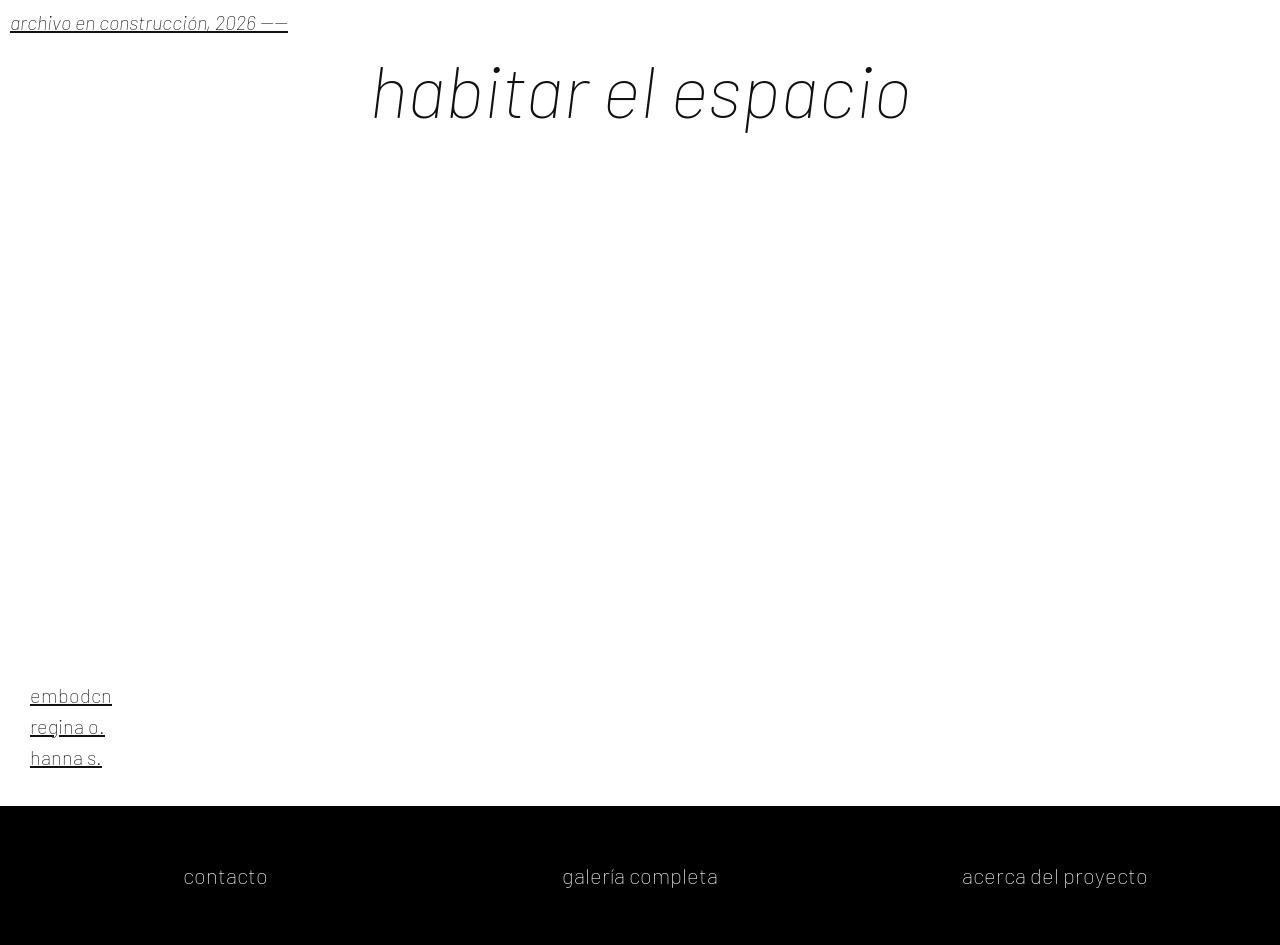
<file: Habitarelespacioversion1.1/1/index.html>
<!doctype html>
<html lang="es">
<head>
  <meta charset="UTF-8">
  <meta name="viewport" content="width=device-width, initial-scale=1.0">
  <title>habitarelespacio.org</title>
  <link rel="preconnect" href="https://fonts.googleapis.com">
  <link rel="preconnect" href="https://fonts.gstatic.com" crossorigin>
  <link href="https://fonts.googleapis.com/css2?family=Barlow:ital,wght@0,100;1,300;1,500&display=swap" rel="stylesheet">
  <link rel="stylesheet" href="styles.css">
  <link rel="icon" type="image/png" href="assets/favicon.png">
</head>
<body>
  <p class="leyenda-construccion">archivo en construcci&oacute;n, 2026 ----</p>
  <h1><a class="titulo-link" href="./habitandolapalabra/">habitar el espacio</a></h1>

  <main class="contenedor">
    <section class="mosaico">
      <div class="pieza pieza-01 pieza-top-a" data-pieza="superior izquierda"><img src="" alt="Mosaico superior izquierda"></div>
      <div class="pieza pieza-02 pieza-top-b" data-pieza="superior centro-izquierda"><img src="" alt="Mosaico superior centro-izquierda"></div>
      <div class="pieza pieza-03 pieza-top-c" data-pieza="superior derecha ancha"><img src="" alt="Mosaico superior derecha ancha"></div>
      <div class="pieza pieza-04 pieza-a" data-pieza="medio izquierda"><img src="" alt="Mosaico medio izquierda"></div>
      <div class="pieza pieza-05 pieza-b" data-pieza="medio centro-izquierda"><img src="" alt="Mosaico medio centro-izquierda"></div>
      <div class="pieza pieza-06 pieza-c" data-pieza="columna centro-derecha"><img src="" alt="Mosaico columna centro-derecha"></div>
      <div class="pieza pieza-07 pieza-d" data-pieza="columna derecha"><img src="" alt="Mosaico columna derecha"></div>
      <div class="pieza pieza-08 pieza-e" data-pieza="inferior izquierda ancha"><img src="" alt="Mosaico inferior izquierda ancha"></div>
    </section>
  </main>

  <ul class="nombres">
    <li><a href="#">embodcn</a></li>
    <li><a href="#">regina o.</a></li>
    <li><a href="#">hanna s.</a></li>
  </ul>

  <section class="seccion-inferior" id="contacto">
    <a href="#">contacto</a>
    <a href="#">galer&iacute;a completa</a>
    <a href="#">acerca del proyecto</a>
  </section>

  <script src="script.js"></script>
</body>
</html>
</file>
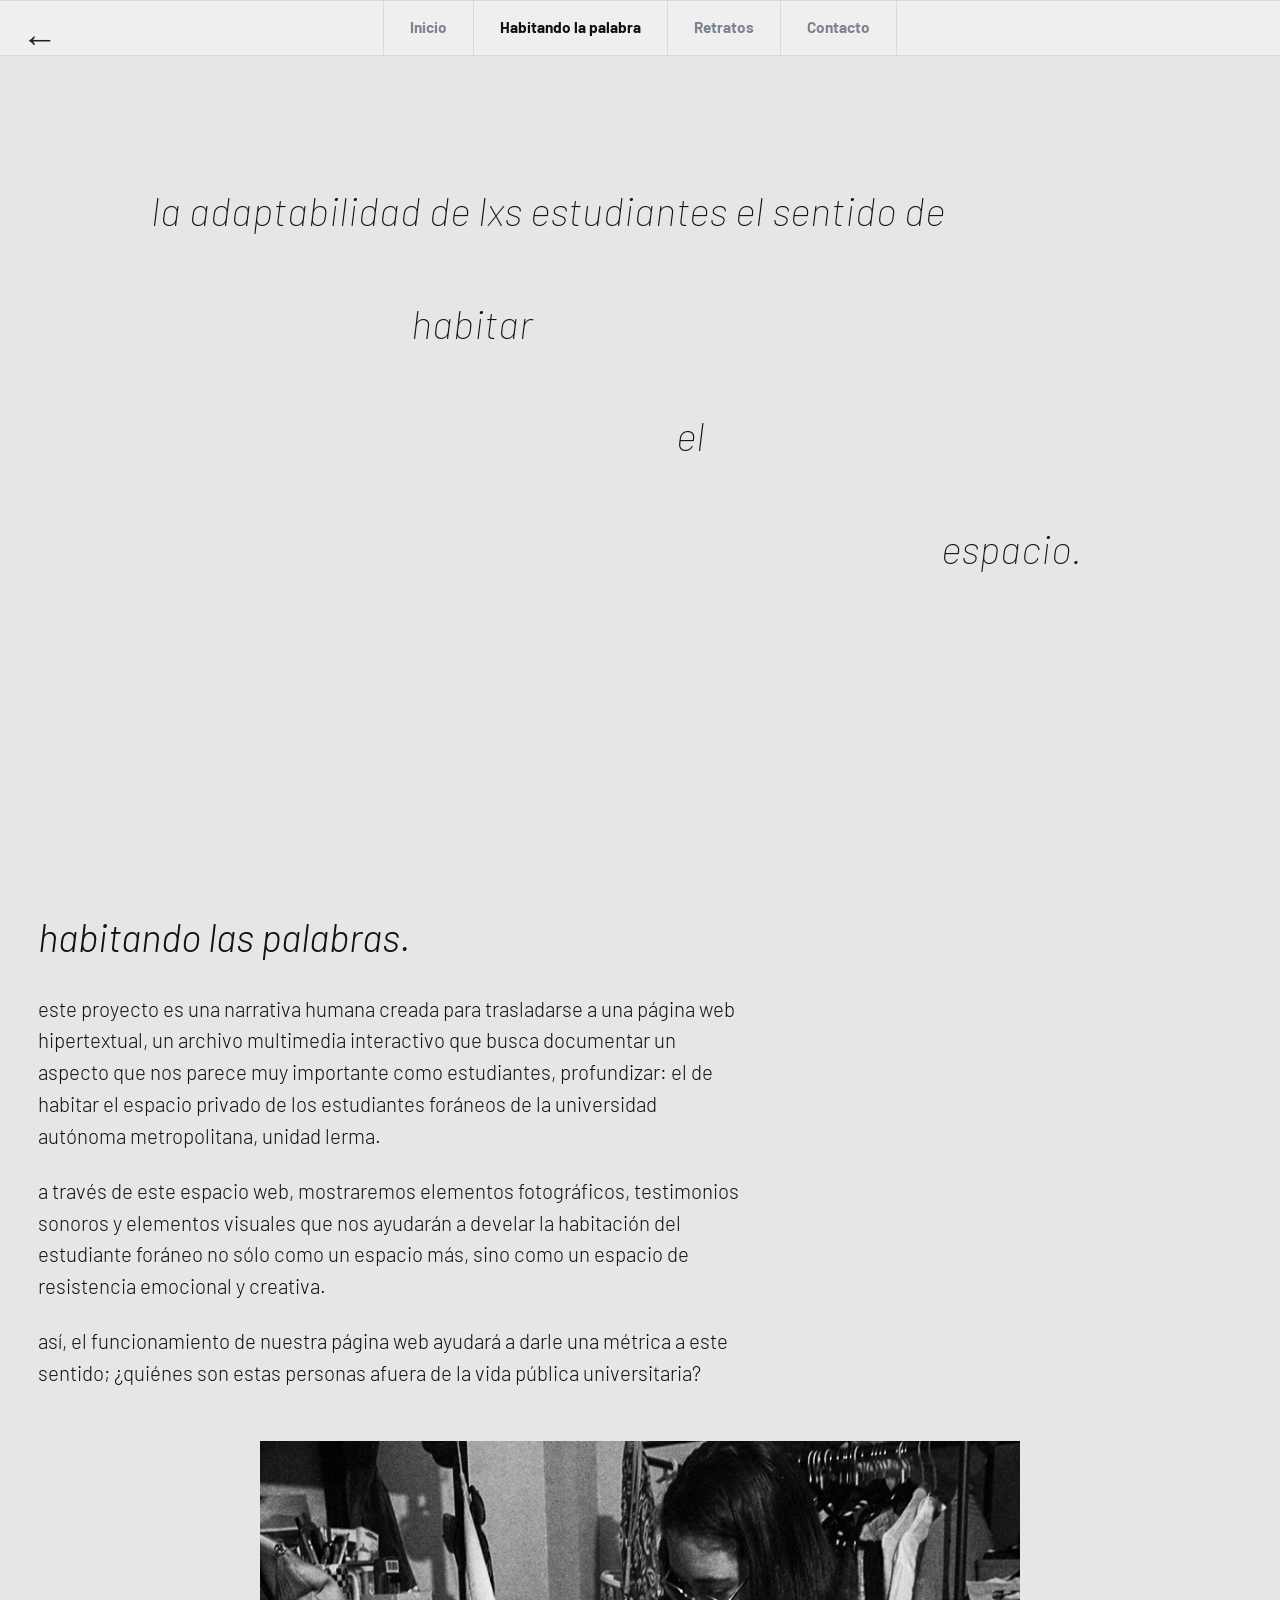
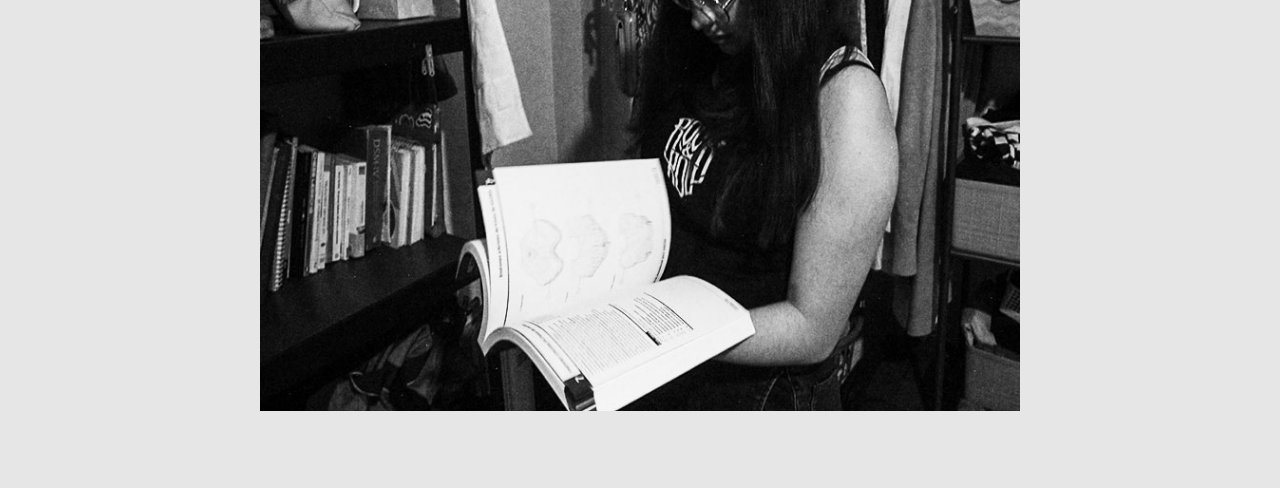
<file: Habitarelespacioversion1.1/1/habitandolapalabra/index.html>
<!doctype html>
<html lang="es">
<head>
  <meta charset="UTF-8">
  <meta name="viewport" content="width=device-width, initial-scale=1.0">
  <title>habitandolapalabra</title>
  <link rel="preconnect" href="https://fonts.googleapis.com">
  <link rel="preconnect" href="https://fonts.gstatic.com" crossorigin>
  <link href="https://fonts.googleapis.com/css2?family=Barlow:ital,wght@0,100;0,300;1,100;1,300&display=swap" rel="stylesheet">
  <link rel="icon" type="image/png" href="../assets/favicon.png">
  <link rel="stylesheet" href="../menu.css">
  <link rel="stylesheet" href="./styles.css">
</head>
<body>
  <nav class="menu-principal" aria-label="menu principal">
    <ul class="menu-lista">
      <li class="menu-item"><a class="menu-link" href="../index.html">Inicio</a></li>
      <li class="menu-item"><a class="menu-link activo" href="./index.html">Habitando la palabra</a></li>
      <li class="menu-item"><a class="menu-link" href="../retrato.com/index.html">Retratos</a></li>
      <li class="menu-item"><a class="menu-link" href="../index.html#contacto">Contacto</a></li>
    </ul>
  </nav>

  <a class="volver" href="../index.html" aria-label="volver a la pagina anterior">
    <span class="volver-flecha" aria-hidden="true">&larr;</span>
  </a>

  <main class="pagina">
    <section class="intro" aria-label="introduccion habitandolapalabra">
      <h1 class="intro-linea">La adaptabilidad de lxs estudiantes el sentido de</h1>
      <p class="intro-palabra intro-habitar">habitar</p>
      <p class="intro-palabra intro-el">el</p>
      <p class="intro-palabra intro-espacio">espacio.</p>
    </section>

    <p class="subtitulo">habitando las palabras.</p>

    <section class="texto-largo" aria-label="descripcion del proyecto">
      <p>
        Este proyecto es una narrativa humana creada para trasladarse a una p&aacute;gina web hipertextual, un archivo multimedia interactivo que busca documentar un aspecto que nos parece muy importante como estudiantes, profundizar: el de habitar el espacio privado de los estudiantes for&aacute;neos de la Universidad Aut&oacute;noma Metropolitana, Unidad Lerma.
      </p>
      <p>
        A trav&eacute;s de este espacio web, mostraremos elementos fotogr&aacute;ficos, testimonios sonoros y elementos visuales que nos ayudar&aacute;n a develar la habitaci&oacute;n del estudiante for&aacute;neo no s&oacute;lo como un espacio m&aacute;s, sino como un espacio de resistencia emocional y creativa.
      </p>
      <p>
        As&iacute;, el funcionamiento de nuestra p&aacute;gina web ayudar&aacute; a darle una m&eacute;trica a este sentido; &iquest;qui&eacute;nes son estas personas afuera de la vida p&uacute;blica universitaria?
      </p>
    </section>

    <a class="enlace-retrato" href="../retrato.com/index.html" aria-label="ir a retrato.com">
      <img src="../assets/imagen-09.jpg" alt="Ir al index de retrato">
    </a>
  </main>
  <script src="../menu.js"></script>
</body>
</html>
</file>
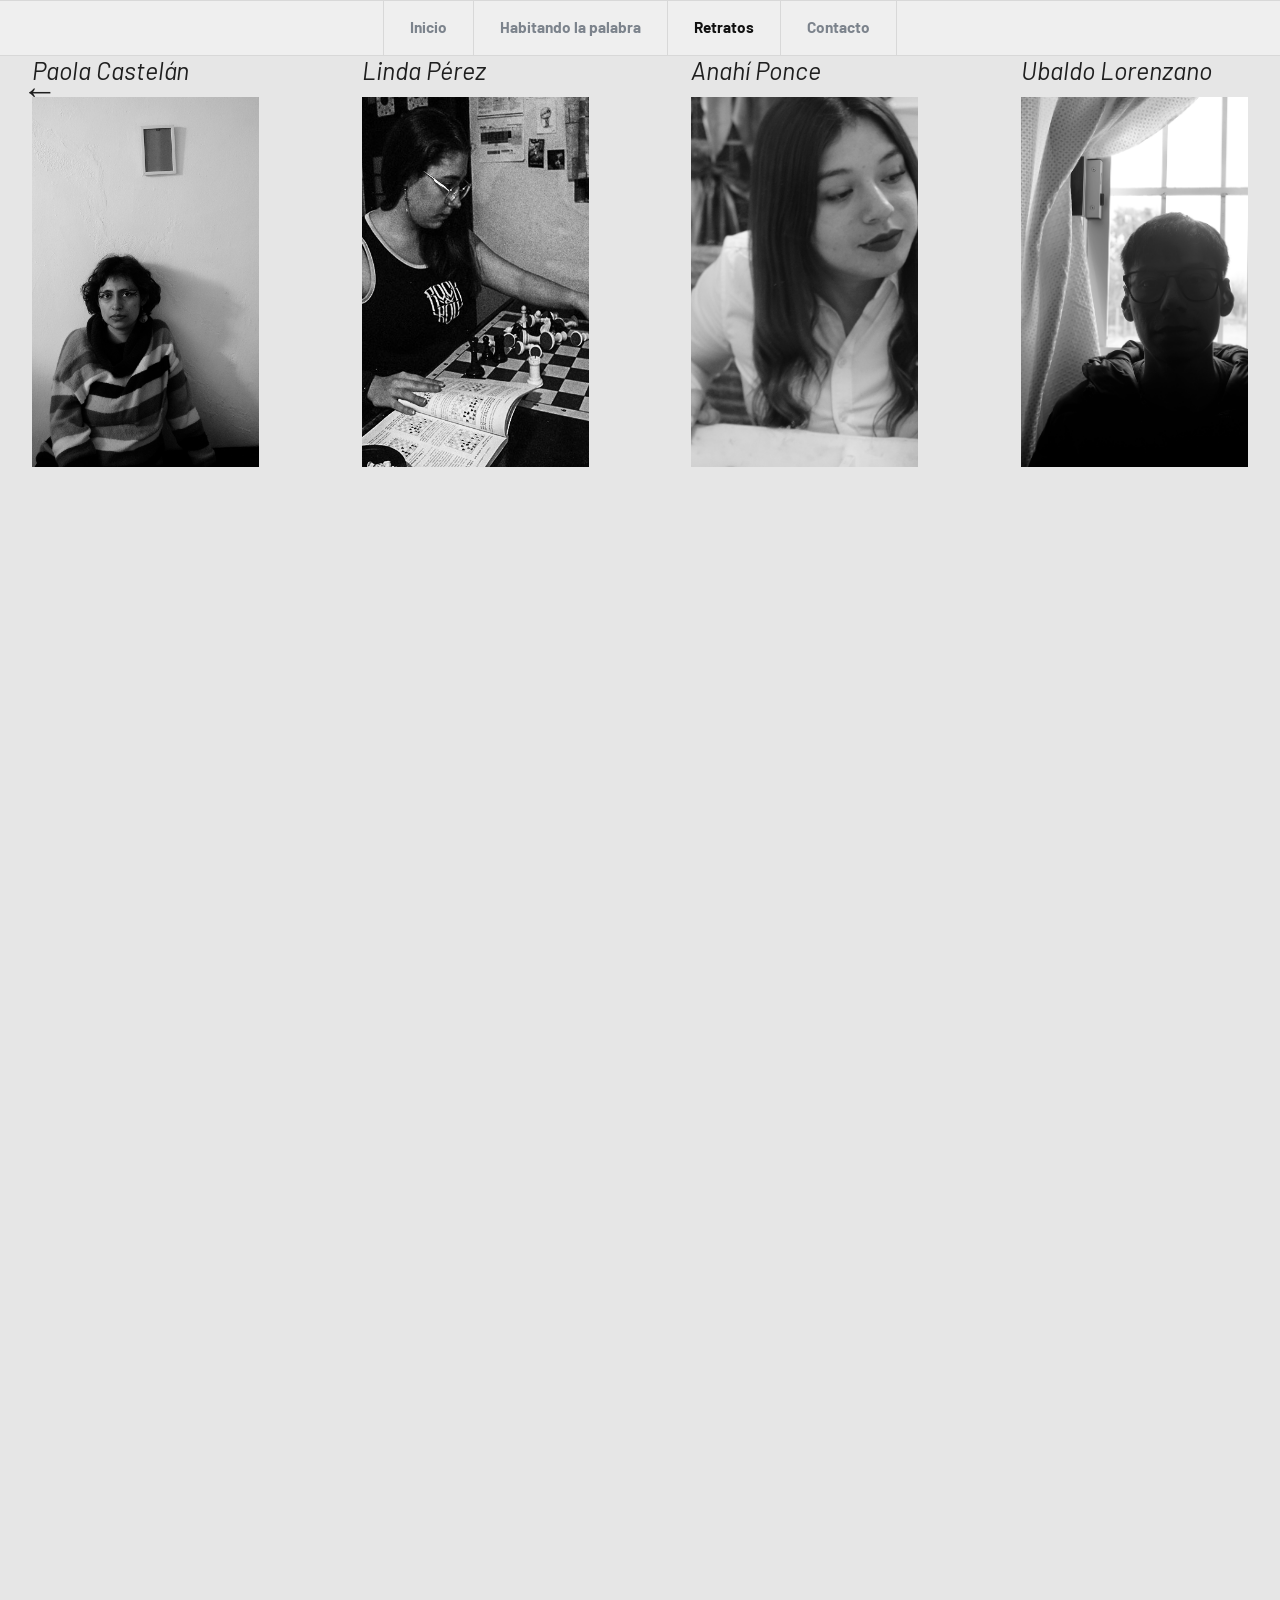
<file: Habitarelespacioversion1.1/1/retrato.com/index.html>
<!doctype html>
<html lang="es">
<head>
  <meta charset="UTF-8">
  <meta name="viewport" content="width=device-width, initial-scale=1.0">
  <title>habitarelespacio/retrato.com</title>
  <link rel="preconnect" href="https://fonts.googleapis.com">
  <link rel="preconnect" href="https://fonts.gstatic.com" crossorigin>
  <link href="https://fonts.googleapis.com/css2?family=Barlow:ital,wght@0,100;1,300;1,500;1,700&display=swap" rel="stylesheet">
  <link rel="icon" type="image/png" href="../assets/favicon.png">
  <link rel="stylesheet" href="../menu.css">
  <link rel="stylesheet" href="./styles.css">
</head>
<body>
  <nav class="menu-principal" aria-label="menu principal">
    <ul class="menu-lista">
      <li class="menu-item"><a class="menu-link" href="../index.html">Inicio</a></li>
      <li class="menu-item"><a class="menu-link" href="../habitandolapalabra/index.html">Habitando la palabra</a></li>
      <li class="menu-item"><a class="menu-link activo" href="./index.html">Retratos</a></li>
      <li class="menu-item"><a class="menu-link" href="../index.html#contacto">Contacto</a></li>
    </ul>
  </nav>

  <main class="pagina">
    <a class="volver" href="../index.html" aria-label="volver a la pagina anterior">
      <span class="volver-flecha" aria-hidden="true">&larr;</span>
    </a>

    <section class="escena activa" id="escena-1" aria-label="retratos bloque uno">
      <section class="galeria" aria-label="retratos bloque uno">
        <figure class="retrato">
          <p class="retrato-lugar">Paola Castel&aacute;n</p>
          <a class="retrato-link" href="./personas/Paola.html">
            <div class="retrato-marco">
              <img src="./media/personas/paola/retrato.jpg" alt="Retrato de Paola Castel&aacute;n">
            </div>
          </a>
        </figure>

        <figure class="retrato">
          <p class="retrato-lugar">Linda P&eacute;rez</p>
          <a class="retrato-link" href="./personas/Linda.html">
            <div class="retrato-marco">
              <img src="./media/personas/linda/retrato.jpg" alt="Retrato de Linda P&eacute;rez">
            </div>
          </a>
        </figure>

        <figure class="retrato">
          <p class="retrato-lugar">Anah&iacute; Ponce</p>
          <a class="retrato-link" href="./personas/Anahi.html">
            <div class="retrato-marco">
              <img src="./media/personas/anahi/retrato.jpg" alt="Retrato de Anah&iacute; Ponce">
            </div>
          </a>
        </figure>

        <figure class="retrato">
          <p class="retrato-lugar">Ubaldo Lorenzano </p>
          <a class="retrato-link" href="./personas/Ubaldo.html">
            <div class="retrato-marco">
              <img src="./media/personas/ubaldo/retrato.jpg" alt="Retrato de Ubaldo Lorenzano">
            </div>
          </a>
        </figure>
      </section>
    </section>

    <section class="escena" id="escena-2" aria-label="retratos bloque dos">
      <section class="galeria" aria-label="retratos bloque dos">
        <figure class="retrato">
          <p class="retrato-lugar">Samuel Castro</p>
          <a class="retrato-link" href="./personas/Samuel.html">
            <div class="retrato-marco">
              <img src="./media/personas/samuel/retrato.jpg" alt="Retrato de Samuel Castro">
            </div>
          </a>
        </figure>

        <figure class="retrato">
          <p class="retrato-lugar">Regina O.</p>
          <a class="retrato-link" href="./personas/regina-o.html">
            <div class="retrato-marco">
              <img src="./media/personas/regina-o/retrato.jpg" alt="Retrato de Regina O.">
            </div>
          </a>
        </figure>

        <figure class="retrato">
          <p class="retrato-lugar">Hanna S.</p>
          <a class="retrato-link" href="./personas/hanna-s.html">
            <div class="retrato-marco">
              <img src="./media/personas/hanna-s/retrato.jpg" alt="Retrato de Hanna S.">
            </div>
          </a>
        </figure>

        <figure class="retrato">
          <p class="retrato-lugar">Colectivo.</p>
          <a class="retrato-link" href="./personas/colectivo.html">
            <div class="retrato-marco">
              <img src="./media/personas/colectivo/retrato.jpg" alt="Retrato del colectivo.">
            </div>
          </a>
        </figure>
      </section>
    </section>

    <div class="espacio-scroll" aria-hidden="true"></div>
  </main>
  <script src="../menu.js"></script>
  <script src="./index.js"></script>
</body>
</html>
</file>
<file: Habitarelespacioversion1.1/1/styles.css>
﻿body {
  margin: 0;
  background: #ffffff;
  color: #111111;
  font-family: 'Barlow', Arial, sans-serif;
  font-weight: 100;
  min-height: 100vh;
  display: flex;
  flex-direction: column;
}

.leyenda-construccion {
  margin: 12px 0 0 10px;
  font-size: 20px;
  font-style: italic;
  font-weight: 100;
  line-height: 1;
  text-decoration: underline;
}

h1 {
  margin: 20px auto 0;
  width: fit-content;
  font-size: clamp(32px, 9vw, 74px);
  font-style: italic;
  font-weight: 100;
  line-height: 1;
  white-space: nowrap;
}

.titulo-link {
  color: inherit;
  text-decoration: none;
}

.titulo-link:hover {
  text-decoration: underline;
}

.contenedor {
  width: min(92%, 820px);
  margin: 30px auto 0;
}

.mosaico {
  display: grid;
  gap: 2px;
  grid-template-columns: 1.05fr 1.05fr 1.5fr 1.15fr;
  grid-template-rows: 220px 110px 110px;
}

.pieza {
  overflow: hidden;
  background: transparent;
  min-height: 0;
}

.pieza-top-a {
  grid-column: 1;
  grid-row: 1;
}

.pieza-top-b {
  grid-column: 2;
  grid-row: 1;
}

.pieza-top-c {
  grid-column: 3 / 5;
  grid-row: 1;
}

.pieza-a {
  grid-column: 1;
  grid-row: 2;
}

.pieza-b {
  grid-column: 2;
  grid-row: 2;
}

.pieza-c {
  grid-column: 3;
  grid-row: 2 / 4;
}

.pieza-d {
  grid-column: 4;
  grid-row: 2 / 4;
}

.pieza-e {
  grid-column: 1 / 3;
  grid-row: 3;
}

.pieza img {
  width: 100%;
  height: 100%;
  display: block;
  object-fit: cover;
  opacity: 0;
  transition: opacity 0.2s ease;
}

.pieza.activa img {
  opacity: 1;
  object-position: center;
}

.nombres {
  margin: 2cm 0 30px 30px;
  padding-left: 0;
  list-style: none;
  font-size: 20px;
  font-weight: 100;
}

.nombres li {
  margin: 7px 0;
}

.nombres a {
  color: #111111;
  text-decoration: underline;
}

.seccion-inferior {
  background: #000000;
  color: #ffffff;
  padding: calc(19px + 1cm) 30px;
  display: flex;
  align-items: center;
  justify-content: space-between;
  gap: 24px;
  font-size: 22px;
  font-weight: 100;
  overflow-x: auto;
}

.seccion-inferior a {
  flex: 1 1 0;
  text-align: center;
  white-space: nowrap;
  color: #ffffff;
  text-decoration: none;
}

.seccion-inferior a:hover {
  text-decoration: underline;
}

@media (max-width: 900px) {
  .leyenda-construccion {
    font-size: 16px;
    margin-left: 8px;
  }

  h1 {
    font-size: clamp(30px, 12vw, 52px);
  }

  .mosaico {
    grid-template-columns: 1fr;
    grid-template-rows: none;
  }

  .mosaico > .pieza {
    grid-column: auto;
    grid-row: auto;
    min-height: 180px;
  }

  .nombres {
    margin: 2cm 0 30px 16px;
    font-size: 18px;
  }

  .seccion-inferior {
    padding: 28px 16px;
    gap: 14px;
    font-size: 16px;
  }
}
</file>
<file: Habitarelespacioversion1.1/1/menu.css>
:root {
  --menu-fondo: #efefef;
  --menu-borde: #d8d8d8;
  --menu-texto: #7c838c;
  --menu-texto-activo: #111111;
  --menu-altura: 54px;
}

.menu-principal {
  position: relative;
  background: var(--menu-fondo);
  border-top: 1px solid var(--menu-borde);
  border-bottom: 1px solid var(--menu-borde);
}

.menu-lista {
  width: min(100%, 1000px);
  margin: 0 auto;
  padding: 0;
  list-style: none;
  display: flex;
  justify-content: center;
  align-items: stretch;
}

.menu-item {
  flex: 0 0 auto;
  border-left: 1px solid var(--menu-borde);
}

.menu-item:last-child {
  border-right: 1px solid var(--menu-borde);
}

.menu-link {
  display: inline-flex;
  align-items: center;
  justify-content: center;
  min-height: var(--menu-altura);
  padding: 0 clamp(14px, 2.1vw, 26px);
  text-decoration: none;
  color: var(--menu-texto);
  font-family: "Barlow", Arial, sans-serif;
  font-size: clamp(14px, 1.2vw, 18px);
  font-weight: 700;
  line-height: 1;
  white-space: nowrap;
  transition: color 0.2s ease;
}

.menu-link:hover,
.menu-link.activo {
  color: var(--menu-texto-activo);
}

@media (max-width: 980px) {
  :root {
    --menu-altura: 46px;
  }

  .menu-lista {
    width: 100%;
    justify-content: flex-start;
    overflow-x: auto;
    -webkit-overflow-scrolling: touch;
  }

  .menu-link {
    font-size: clamp(12px, 3.4vw, 15px);
    padding: 0 14px;
  }
}
</file>
<file: Habitarelespacioversion1.1/1/habitandolapalabra/styles.css>
* {
  box-sizing: border-box;
}

body {
  margin: 0;
  min-height: 100vh;
  background: #e6e6e6;
  color: #111111;
  font-family: "Barlow", Arial, sans-serif;
  overflow-x: hidden;
}

.volver {
  position: fixed;
  top: 16px;
  left: 18px;
  display: inline-flex;
  align-items: center;
  justify-content: center;
  width: 42px;
  height: 42px;
  text-decoration: none;
  color: #1f1f1f;
  line-height: 1;
  z-index: 20;
}

.volver-flecha {
  font-size: 36px;
  font-style: italic;
  line-height: 1;
}

.pagina {
  width: min(100%, 1500px);
  margin: 0 auto;
  padding: clamp(96px, 12vh, 170px) clamp(18px, 3vw, 44px) clamp(40px, 6vw, 92px);
  text-transform: lowercase;
}

.intro {
  position: relative;
  min-height: clamp(620px, 78vh, 900px);
  --linea-inicio-y: clamp(20px, 3vh, 34px);
  --paso-vertical: clamp(112px, 12.5vh, 170px);
  --intro-tamano: clamp(24px, 3.1vw, 62px);
}

.intro-linea,
.intro-palabra {
  margin: 0;
  font-size: var(--intro-tamano);
  font-weight: 100;
  font-style: italic;
  line-height: 1;
}

.intro-linea {
  position: absolute;
  top: var(--linea-inicio-y);
  left: clamp(88px, 8.8vw, 220px);
  white-space: nowrap;
}

.intro-palabra {
  position: absolute;
}

.intro-habitar {
  left: 31%;
  top: calc(var(--linea-inicio-y) + var(--paso-vertical));
}

.intro-el {
  left: 53%;
  top: calc(var(--linea-inicio-y) + (var(--paso-vertical) * 2));
}

.intro-espacio {
  left: 75%;
  top: calc(var(--linea-inicio-y) + (var(--paso-vertical) * 3));
}

.subtitulo {
  margin: clamp(22px, 4vw, 60px) 0 0;
  font-size: clamp(26px, 3vw, 52px);
  font-style: italic;
  font-weight: 300;
  line-height: 1.05;
}

.texto-largo {
  margin-top: clamp(18px, 3vw, 36px);
  max-width: 78ch;
}

.texto-largo p {
  margin: 0 0 1.15em;
  font-size: clamp(19px, 1.6vw, 30px);
  font-weight: 300;
  line-height: 1.55;
}

.enlace-retrato {
  display: block;
  width: min(100%, 760px);
  margin: clamp(22px, 4vw, 56px) auto 0;
  text-decoration: none;
}

.enlace-retrato img {
  width: 100%;
  height: auto;
  display: block;
  object-fit: cover;
  filter: grayscale(1);
}

@media (max-width: 900px) {
  .pagina {
    padding-top: 44px;
  }

  .intro {
    min-height: auto;
    display: grid;
    gap: 30px;
  }

  .intro-linea,
  .intro-palabra {
    position: static;
  }

  .intro-linea {
    max-width: 34ch;
    white-space: normal;
  }

  .intro-habitar {
    padding-left: 10%;
  }

  .intro-el {
    padding-left: 32%;
  }

  .intro-espacio {
    padding-left: 54%;
  }

  .subtitulo {
    margin-top: 22px;
  }
}
</file>
<file: Habitarelespacioversion1.1/1/retrato.com/styles.css>
* {
  box-sizing: border-box;
}

body {
  margin: 0;
  min-height: 100vh;
  background: #e6e6e6;
  color: #1f1f1f;
  font-family: "Barlow", Arial, sans-serif;
  font-weight: 300;
  overflow-x: hidden;
}

.pagina {
  margin: 0 auto;
}

.volver {
  position: fixed;
  top: calc(var(--menu-altura) + 14px);
  left: 18px;
  display: inline-flex;
  align-items: center;
  justify-content: center;
  width: 42px;
  height: 42px;
  color: #1f1f1f;
  text-decoration: none;
  line-height: 1;
  z-index: 20;
  user-select: none;
}

.volver-flecha {
  font-size: 36px;
  font-style: italic;
  line-height: 1;
}

.escena {
  position: fixed;
  inset: calc(var(--menu-altura)+ 2px);
  display: flex;
  align-items: center;
  justify-content: center;
  padding: 0 clamp(14px, 3vw, 32px);
  opacity: 0;
  visibility: hidden;
  pointer-events: none;
  transition: opacity 0.2s ease, visibility 0.2s ease;
}

.escena.activa {
  opacity: 1;
  visibility: visible;
  pointer-events: auto;
}

.espacio-scroll {
  height: 200vh;
}

.galeria {
  --tarjeta-max: 284px;
  --tarjeta-min: 210px;
  --espacio: clamp(24px, 8vw, 110px);
  display: grid;
  grid-template-columns: repeat(4, minmax(var(--tarjeta-min), var(--tarjeta-max)));
  gap: var(--espacio);
  width: min(100%, calc((4 * var(--tarjeta-max)) + (3 * var(--espacio))));
  margin: 0 auto;
  justify-content: center;
  align-items: start;
}

.retrato {
  margin: 0;
  width: 100%;
  max-width: 284px;
  justify-self: center;
}

.retrato-lugar {
  margin: 0 0 12px;
  font-size: clamp(22px, 2.2vw, 25px);
  font-style: italic;
  font-weight: 400;
  line-height: 1.15;
  overflow-wrap: anywhere;
}

.retrato-link {
  display: block;
  color: inherit;
  text-decoration: none;
}

.retrato-marco {
  position: relative;
  width: 100%;
  aspect-ratio: 284 / 463;
  overflow: hidden;
  background: #000000;
}

.retrato-marco img {
  width: 100%;
  height: 100%;
  display: block;
  object-fit: cover;
  filter: grayscale(1);
}

@media (max-width: 1170px) {
  .galeria {
    grid-template-columns: repeat(3, minmax(190px, var(--tarjeta-max)));
    width: min(100%, calc((3 * var(--tarjeta-max)) + (2 * var(--espacio))));
  }
}

@media (max-width: 760px) {
  .galeria {
    grid-template-columns: repeat(2, minmax(180px, var(--tarjeta-max)));
    width: min(100%, calc((2 * var(--tarjeta-max)) + var(--espacio)));
  }
}

@media (max-width: 560px) {
  .galeria {
    grid-template-columns: minmax(0, var(--tarjeta-max));
    width: 100%;
  }

  .retrato-lugar {
    font-size: clamp(24px, 7vw, 28px);
  }

  .volver{
  top: calc(var(--menu-altura) + 10px);
  left: 12px;
}
}
</file>
